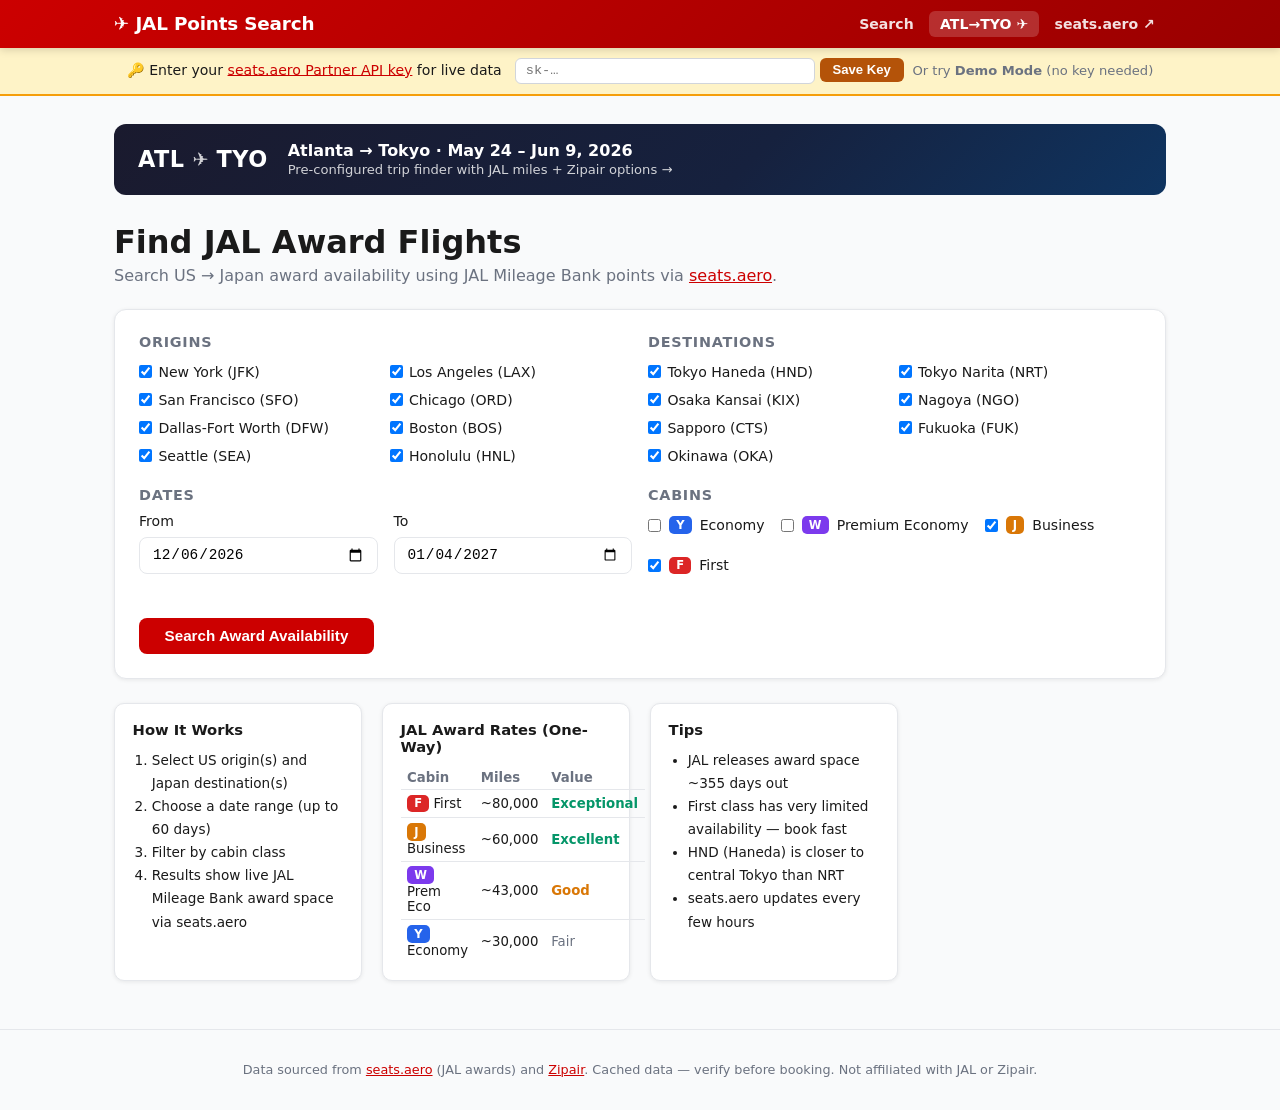
<file: jal_search.html>
<!DOCTYPE html>
<html lang="en">
<head>
<meta charset="UTF-8" />
<meta name="viewport" content="width=device-width, initial-scale=1.0" />
<title>JAL Points Search · ATL→Tokyo Finder</title>
<style>
/* ── Reset & Variables ─────────────────────────────────────────── */
*, *::before, *::after { box-sizing: border-box; margin: 0; padding: 0; }
:root {
  --red: #cc0000; --red-dark: #990000;
  --text: #1a1a1a; --muted: #6b7280;
  --border: #e5e7eb; --card: #ffffff;
  --bg: #f9fafb; --shadow: 0 1px 4px rgba(0,0,0,.08);
  --Y: #2563eb; --W: #7c3aed; --J: #d97706; --F: #dc2626;
}
body { font-family: system-ui, -apple-system, sans-serif; background: var(--bg); color: var(--text); }
a { color: var(--red); }
a:hover { text-decoration: underline; }

/* ── Header ────────────────────────────────────────────────────── */
header {
  background: linear-gradient(135deg, var(--red) 0%, var(--red-dark) 100%);
  color: #fff; padding: .7rem 0; position: sticky; top: 0; z-index: 100;
  box-shadow: 0 2px 8px rgba(0,0,0,.15);
}
.header-inner {
  max-width: 1100px; margin: 0 auto; padding: 0 1.5rem;
  display: flex; align-items: center; justify-content: space-between; gap: 1rem;
}
.logo { font-size: 1.15rem; font-weight: 900; letter-spacing: -.01em; color: #fff; text-decoration: none; }
nav { display: flex; gap: .25rem; align-items: center; flex-wrap: wrap; }
nav a { color: #fff; opacity: .88; font-size: .88rem; font-weight: 600; text-decoration: none; padding: .3rem .7rem; border-radius: 6px; transition: background .15s; }
nav a:hover { background: rgba(255,255,255,.15); opacity: 1; text-decoration: none; }
.nav-highlight { background: rgba(255,255,255,.18) !important; opacity: 1 !important; }

/* ── API key banner ────────────────────────────────────────────── */
#key-banner {
  background: #fef3c7; border-bottom: 2px solid #f59e0b;
  padding: .6rem 1.5rem; text-align: center; font-size: .88rem;
}
#key-banner.hidden { display: none; }
#key-input {
  border: 1px solid #d1d5db; border-radius: 6px; padding: .3rem .6rem;
  font-size: .85rem; width: 300px; max-width: 90vw; font-family: monospace;
}
.btn-key { background: #b45309; color: #fff; border: none; border-radius: 6px; padding: .3rem .8rem; font-size: .82rem; font-weight: 700; cursor: pointer; }
.btn-key:hover { background: #92400e; }
.btn-key-clear { background: none; border: 1px solid #92400e; color: #92400e; border-radius: 6px; padding: .28rem .7rem; font-size: .8rem; cursor: pointer; margin-left: .5rem; }

/* ── Main layout ───────────────────────────────────────────────── */
main { max-width: 1100px; margin: 1.75rem auto; padding: 0 1.5rem; }
.page { display: none; }
.page.active { display: block; }
.card { background: var(--card); border: 1px solid var(--border); border-radius: 12px; padding: 1.5rem; box-shadow: var(--shadow); margin-bottom: 1.5rem; }
.page-hero { margin-bottom: 1.5rem; }
.page-hero h1 { font-size: 2rem; font-weight: 800; }
.page-hero p { color: var(--muted); margin-top: .35rem; }
.hint { color: var(--muted); font-size: .82rem; }
footer { text-align: center; padding: 2rem 1rem; color: var(--muted); font-size: .8rem; border-top: 1px solid var(--border); margin-top: 3rem; }

/* ── Form ──────────────────────────────────────────────────────── */
.form-row { display: flex; gap: 1rem; }
.form-section { margin-bottom: 1.25rem; }
.form-section h2 { font-size: .9rem; font-weight: 700; text-transform: uppercase; letter-spacing: .05em; color: var(--muted); margin-bottom: .65rem; }
.form-section h2 .hint { font-weight: 400; text-transform: none; letter-spacing: 0; }
.half { flex: 1; }
label { font-size: .88rem; }
input[type="date"] { border: 1px solid var(--border); border-radius: 8px; padding: .5rem .75rem; font-size: .9rem; width: 100%; margin-top: .3rem; }
.checkbox-grid { display: grid; grid-template-columns: repeat(auto-fill, minmax(180px, 1fr)); gap: .35rem .5rem; }
.checkbox-label { display: flex; align-items: center; gap: .4rem; font-size: .88rem; cursor: pointer; padding: .2rem 0; }
.cabin-grid { display: flex; gap: 1rem; flex-wrap: wrap; }
.cabin-label { gap: .5rem; }
.btn-primary { background: var(--red); color: #fff; border: none; border-radius: 8px; padding: .6rem 1.6rem; font-size: .95rem; font-weight: 700; cursor: pointer; transition: background .15s; display: inline-block; }
.btn-primary:hover { background: var(--red-dark); }
.btn-secondary { background: #fff; color: var(--text); border: 1.5px solid var(--border); border-radius: 8px; padding: .55rem 1.25rem; font-size: .88rem; font-weight: 600; cursor: pointer; }
.btn-secondary:hover { background: var(--bg); }
.btn-large { font-size: 1.05rem; padding: .8rem 2.25rem; }
.btn-small { font-size: .82rem; padding: .4rem 1rem; }
.form-actions { margin-top: 1.25rem; }
.date-row label { display: flex; flex-direction: column; gap: .2rem; }

/* ── Info cards ────────────────────────────────────────────────── */
.info-cards { display: grid; grid-template-columns: repeat(auto-fill, minmax(240px, 1fr)); gap: 1.25rem; }
.info-card { background: var(--card); border: 1px solid var(--border); border-radius: 10px; padding: 1.1rem; box-shadow: var(--shadow); }
.info-card h3 { font-size: .92rem; font-weight: 700; margin-bottom: .65rem; }
.info-card ol, .info-card ul { padding-left: 1.2rem; font-size: .85rem; line-height: 1.7; }
.rates-table { width: 100%; border-collapse: collapse; font-size: .83rem; }
.rates-table th { text-align: left; color: var(--muted); font-weight: 600; padding: .25rem .4rem; border-bottom: 1px solid var(--border); }
.rates-table td { padding: .3rem .4rem; border-bottom: 1px solid var(--border); }
.rates-table tr:last-child td { border-bottom: none; }
.value-high { color: #059669; font-weight: 700; }
.value-mid  { color: #d97706; font-weight: 600; }
.value-ok   { color: var(--muted); }

/* ── ATL Hero ──────────────────────────────────────────────────── */
.atl-hero { display: flex; align-items: flex-start; justify-content: space-between; gap: 1.5rem; flex-wrap: wrap; margin-bottom: 1.5rem; }
.atl-route-badge { display: inline-flex; align-items: center; gap: .5rem; background: var(--red); color: #fff; border-radius: 30px; padding: .3rem 1rem; font-weight: 900; font-size: 1rem; letter-spacing: .04em; margin-bottom: .5rem; }
.atl-hero h1 { font-size: 1.9rem; font-weight: 800; }
.atl-subtitle { color: var(--muted); margin-top: .3rem; }
.atl-trip-info { display: flex; align-items: center; gap: .75rem; background: var(--card); border: 1px solid var(--border); border-radius: 12px; padding: .9rem 1.4rem; box-shadow: var(--shadow); }
.trip-stat { display: flex; flex-direction: column; align-items: center; }
.trip-stat-label { font-size: .7rem; text-transform: uppercase; letter-spacing: .06em; color: var(--muted); }
.trip-stat-value { font-size: 1.05rem; font-weight: 800; margin-top: .1rem; }
.trip-stat-sep { font-size: 1.2rem; color: var(--muted); font-weight: 300; }

/* ── Quick-start banner ────────────────────────────────────────── */
.quickstart-banner {
  display: flex; align-items: center; gap: 1.25rem;
  background: linear-gradient(135deg, #1a1a2e 0%, #16213e 60%, #0f3460 100%);
  color: #fff; border-radius: 12px; padding: 1.1rem 1.5rem;
  margin-bottom: 1.75rem; text-decoration: none; cursor: pointer; transition: opacity .15s;
}
.quickstart-banner:hover { opacity: .92; text-decoration: none; }
.quickstart-route { display: flex; align-items: center; gap: .5rem; flex-shrink: 0; }
.qs-airport { font-size: 1.4rem; font-weight: 900; letter-spacing: .02em; }
.qs-arrow { font-size: 1.2rem; opacity: .8; }
.quickstart-text { display: flex; flex-direction: column; gap: .1rem; }
.quickstart-text strong { font-size: 1rem; }
.quickstart-text span { font-size: .82rem; opacity: .8; }

/* ── Cabin badges & airport tags ───────────────────────────────── */
.cabin-badge { display: inline-block; border-radius: 5px; padding: .12rem .45rem; font-size: .72rem; font-weight: 800; color: #fff; }
.cabin-Y { background: var(--Y); }
.cabin-W { background: var(--W); }
.cabin-J { background: var(--J); }
.cabin-F { background: var(--F); }
.airport-tag { display: inline-block; background: var(--bg); border: 1px solid var(--border); border-radius: 5px; padding: .1rem .4rem; font-size: .82rem; font-weight: 700; font-family: monospace; }
.arrow { color: var(--muted); margin: 0 .15rem; }

/* ── Results header ────────────────────────────────────────────── */
.results-header { display: flex; align-items: flex-start; justify-content: space-between; gap: 1rem; flex-wrap: wrap; margin-bottom: 1.5rem; }
.results-header h1 { font-size: 1.6rem; font-weight: 800; }
.subtitle { color: var(--muted); font-size: .88rem; margin-top: .3rem; }
.results-meta { font-size: .88rem; color: var(--muted); margin-bottom: .75rem; }
.results-meta strong { color: var(--text); }

/* ── Demo badge ────────────────────────────────────────────────── */
.demo-badge { background: #fef3c7; border: 1px solid #f59e0b; color: #92400e; border-radius: 6px; padding: .3rem .7rem; font-size: .78rem; font-weight: 700; display: inline-block; margin-bottom: .75rem; }

/* ── Best Pick ─────────────────────────────────────────────────── */
.best-pick-box { background: linear-gradient(135deg, #fffbeb 0%, #fef3c7 100%); border: 2px solid #f59e0b; border-radius: 14px; padding: 1.25rem 1.5rem; margin-bottom: 1.75rem; }
.best-pick-label { font-size: .75rem; font-weight: 800; text-transform: uppercase; letter-spacing: .08em; color: #b45309; margin-bottom: .6rem; }
.best-pick-content { display: flex; align-items: center; gap: 1rem; flex-wrap: wrap; }
.best-pick-miles { font-size: 1.3rem; font-weight: 800; }
.best-pick-date { font-weight: 600; color: var(--muted); }
.score-pill { background: #059669; color: #fff; border-radius: 20px; padding: .2rem .7rem; font-size: .78rem; font-weight: 700; }

/* ── Tabs ──────────────────────────────────────────────────────── */
.tabs { display: flex; gap: .5rem; margin-bottom: 1.5rem; border-bottom: 2px solid var(--border); }
.tab-btn { background: none; border: none; padding: .65rem 1.25rem; font-size: .95rem; font-weight: 600; cursor: pointer; color: var(--muted); border-bottom: 3px solid transparent; margin-bottom: -2px; display: flex; align-items: center; gap: .4rem; transition: color .15s, border-color .15s; }
.tab-btn:hover { color: var(--text); }
.tab-btn.active { color: var(--red); border-bottom-color: var(--red); }
.tab-count { background: var(--bg); border: 1px solid var(--border); border-radius: 12px; padding: .05rem .45rem; font-size: .75rem; font-weight: 700; }
.tab-pane.hidden { display: none; }

/* ── Section headers ───────────────────────────────────────────── */
.section-header { margin: 1.5rem 0 .75rem; }
.section-header h2 { font-size: 1.05rem; font-weight: 700; display: flex; align-items: center; gap: .6rem; }
.source-badge { display: inline-block; border-radius: 5px; padding: .15rem .55rem; font-size: .72rem; font-weight: 800; text-transform: uppercase; letter-spacing: .06em; color: #fff; }
.source-jal { background: var(--red); }
.source-zipair { background: #0891b2; }

/* ── Summary tiles ─────────────────────────────────────────────── */
.summary-tiles { display: flex; gap: .75rem; flex-wrap: wrap; margin-bottom: 1rem; }
.tile { border-radius: 8px; padding: .6rem 1rem; min-width: 90px; text-align: center; color: #fff; }
.tile-label { font-size: .72rem; font-weight: 700; text-transform: uppercase; opacity: .9; }
.tile-value { font-size: 1.4rem; font-weight: 900; line-height: 1.1; }
.tile-unit { font-size: .7rem; opacity: .85; }
.cabin-tile.cabin-Y { background: var(--Y); }
.cabin-tile.cabin-W { background: var(--W); }
.cabin-tile.cabin-J { background: var(--J); }
.cabin-tile.cabin-F { background: var(--F); }

/* ── Score bar ─────────────────────────────────────────────────── */
.col-score { min-width: 90px; }
.score-bar-wrap { position: relative; height: 20px; background: #f0f0f0; border-radius: 10px; overflow: hidden; }
.score-bar { position: absolute; top: 0; left: 0; bottom: 0; background: linear-gradient(90deg, #10b981, #059669); border-radius: 10px; min-width: 4px; }
.score-val { position: absolute; right: 6px; top: 50%; transform: translateY(-50%); font-size: .72rem; font-weight: 700; color: #1a1a1a; }

/* ── Results table ─────────────────────────────────────────────── */
.table-wrapper { overflow-x: auto; }
.results-table { width: 100%; border-collapse: collapse; font-size: .875rem; }
.results-table th { text-align: left; padding: .6rem .75rem; border-bottom: 2px solid var(--border); font-size: .78rem; font-weight: 700; text-transform: uppercase; letter-spacing: .04em; color: var(--muted); white-space: nowrap; }
.results-table td { padding: .55rem .75rem; border-bottom: 1px solid var(--border); vertical-align: middle; }
.result-row:hover td { background: #fffbf8; }
.top-result td { background: #f0fdf4 !important; }
.top-result:hover td { background: #dcfce7 !important; }
.col-route { white-space: nowrap; }
.col-miles { font-weight: 700; font-variant-numeric: tabular-nums; }
.book-link { color: var(--red); font-weight: 700; font-size: .82rem; text-decoration: none; }
.book-link:hover { text-decoration: underline; }

/* ── Connection dots ───────────────────────────────────────────── */
.conn-dots { font-family: monospace; font-size: .9rem; }
.conn-1 { color: #94a3b8; } .conn-2 { color: #f59e0b; } .conn-3 { color: #10b981; }
.conn-hint { font-size: .73rem; display: block; color: var(--muted); }

/* ── Alert ─────────────────────────────────────────────────────── */
.alert { border-radius: 8px; padding: .85rem 1.1rem; margin-bottom: 1rem; font-size: .88rem; }
.alert-error { background: #fef2f2; border: 1px solid #fecaca; color: #991b1b; }
.alert-info { background: #eff6ff; border: 1px solid #bfdbfe; color: #1e40af; }

/* ── Zipair cards ──────────────────────────────────────────────── */
.zipair-cards { display: grid; grid-template-columns: repeat(auto-fill, minmax(280px, 1fr)); gap: 1.25rem; margin-top: .5rem; }
.zipair-card { background: var(--card); border: 1px solid var(--border); border-top: 3px solid #0891b2; border-radius: 10px; padding: 1.25rem; display: flex; flex-direction: column; gap: .75rem; }
.zipair-card-route { display: flex; align-items: center; gap: .5rem; font-size: 1rem; font-weight: 700; }
.flight-time { font-size: .78rem; margin-left: .25rem; color: var(--muted); }
.zipair-card-meta { display: flex; align-items: center; gap: .6rem; font-size: .82rem; flex-wrap: wrap; color: var(--muted); }
.zipair-cabin-list { display: flex; flex-direction: column; gap: .4rem; }
.zipair-cabin-item { display: flex; align-items: center; gap: .5rem; font-size: .85rem; }
.cabin-price { margin-left: auto; font-weight: 700; color: #0891b2; font-size: .82rem; }
.btn-zipair { display: block; text-align: center; background: #0891b2; color: #fff; padding: .55rem 1rem; border-radius: 8px; font-size: .88rem; font-weight: 700; text-decoration: none; margin-top: .25rem; transition: background .15s; }
.btn-zipair:hover { background: #0e7490; text-decoration: none; }
.zipair-badge { display: inline-block; border-radius: 4px; padding: .1rem .45rem; font-size: .72rem; font-weight: 800; color: #fff; flex-shrink: 0; }
.zipair-eco { background: #64748b; } .zipair-ecoplus { background: #0891b2; } .zipair-flat { background: #7c3aed; }
.zipair-cabin-row { display: flex; align-items: flex-start; gap: .6rem; margin-bottom: .65rem; }

/* ── Spinner ───────────────────────────────────────────────────── */
.spinner-wrap { text-align: center; padding: 2.5rem; color: var(--muted); }
.spinner { display: inline-block; width: 32px; height: 32px; border: 3px solid var(--border); border-top-color: var(--red); border-radius: 50%; animation: spin .7s linear infinite; }
@keyframes spin { to { transform: rotate(360deg); } }

/* ── Empty state ───────────────────────────────────────────────── */
.empty-state { text-align: center; padding: 2.5rem 1.5rem; background: var(--card); border: 1px solid var(--border); border-radius: 10px; }
.empty-icon { font-size: 2rem; margin-bottom: .5rem; }
.empty-state h3 { font-size: 1.1rem; }

/* ── Responsive ────────────────────────────────────────────────── */
@media (max-width: 640px) {
  .page-hero h1 { font-size: 1.5rem; }
  .form-row { flex-direction: column; }
  .results-header { flex-direction: column; }
  main { padding: 0 1rem; }
  .atl-hero { flex-direction: column; }
  .atl-trip-info { flex-wrap: wrap; justify-content: center; }
  .best-pick-content { flex-direction: column; align-items: flex-start; }
  .quickstart-banner { flex-direction: column; gap: .5rem; }
  .tabs { overflow-x: auto; }
  .header-inner { flex-wrap: wrap; gap: .5rem; }
}
</style>
</head>
<body>

<!-- ── Header ─────────────────────────────────────────────────── -->
<header>
  <div class="header-inner">
    <a class="logo" href="#" onclick="showPage('home')">✈ JAL Points Search</a>
    <nav>
      <a href="#" onclick="showPage('home')">Search</a>
      <a href="#" onclick="showPage('atl')" class="nav-highlight">ATL→TYO ✈</a>
      <a href="https://seats.aero/jalf" target="_blank" rel="noopener">seats.aero ↗</a>
    </nav>
  </div>
</header>

<!-- ── API Key Banner ─────────────────────────────────────────── -->
<div id="key-banner">
  🔑 Enter your <a href="https://seats.aero/account/api" target="_blank" rel="noopener">seats.aero Partner API key</a> for live data &nbsp;
  <input id="key-input" type="password" placeholder="sk-…" autocomplete="off" />
  <button class="btn-key" onclick="saveKey()">Save Key</button>
  <button class="btn-key-clear" onclick="clearKey()">Clear</button>
  &nbsp; <span class="hint">Or try <strong>Demo Mode</strong> (no key needed)</span>
</div>

<main>

<!-- ═══════════════ HOME PAGE ═══════════════ -->
<div id="page-home" class="page active">

  <!-- ATL Quick-start banner -->
  <div class="quickstart-banner" onclick="showPage('atl')">
    <div class="quickstart-route">
      <span class="qs-airport">ATL</span>
      <span class="qs-arrow">✈</span>
      <span class="qs-airport">TYO</span>
    </div>
    <div class="quickstart-text">
      <strong>Atlanta → Tokyo · May 24 – Jun 9, 2026</strong>
      <span>Pre-configured trip finder with JAL miles + Zipair options →</span>
    </div>
  </div>

  <div class="page-hero">
    <h1>Find JAL Award Flights</h1>
    <p>Search US → Japan award availability using JAL Mileage Bank points via <a href="https://seats.aero" target="_blank" rel="noopener">seats.aero</a>.</p>
  </div>

  <div class="card">
    <div class="form-row">
      <div class="form-section half">
        <h2>Origins</h2>
        <div class="checkbox-grid" id="origin-grid"></div>
      </div>
      <div class="form-section half">
        <h2>Destinations</h2>
        <div class="checkbox-grid" id="dest-grid"></div>
      </div>
    </div>
    <div class="form-row">
      <div class="form-section half">
        <h2>Dates</h2>
        <div class="form-row">
          <div class="date-row half">
            <label>From <input type="date" id="home-start" /></label>
          </div>
          <div class="date-row half">
            <label>To <input type="date" id="home-end" /></label>
          </div>
        </div>
      </div>
      <div class="form-section half">
        <h2>Cabins</h2>
        <div class="cabin-grid" id="home-cabin-grid"></div>
      </div>
    </div>
    <div class="form-actions">
      <button class="btn-primary" onclick="runGeneralSearch()">Search Award Availability</button>
    </div>
  </div>

  <div class="info-cards">
    <div class="info-card">
      <h3>How It Works</h3>
      <ol>
        <li>Select US origin(s) and Japan destination(s)</li>
        <li>Choose a date range (up to 60 days)</li>
        <li>Filter by cabin class</li>
        <li>Results show live JAL Mileage Bank award space via seats.aero</li>
      </ol>
    </div>
    <div class="info-card">
      <h3>JAL Award Rates (One-Way)</h3>
      <table class="rates-table">
        <thead><tr><th>Cabin</th><th>Miles</th><th>Value</th></tr></thead>
        <tbody>
          <tr><td><span class="cabin-badge cabin-F">F</span> First</td><td>~80,000</td><td class="value-high">Exceptional</td></tr>
          <tr><td><span class="cabin-badge cabin-J">J</span> Business</td><td>~60,000</td><td class="value-high">Excellent</td></tr>
          <tr><td><span class="cabin-badge cabin-W">W</span> Prem Eco</td><td>~43,000</td><td class="value-mid">Good</td></tr>
          <tr><td><span class="cabin-badge cabin-Y">Y</span> Economy</td><td>~30,000</td><td class="value-ok">Fair</td></tr>
        </tbody>
      </table>
    </div>
    <div class="info-card">
      <h3>Tips</h3>
      <ul>
        <li>JAL releases award space ~355 days out</li>
        <li>First class has very limited availability — book fast</li>
        <li>HND (Haneda) is closer to central Tokyo than NRT</li>
        <li>seats.aero updates every few hours</li>
      </ul>
    </div>
  </div>
</div><!-- /page-home -->

<!-- ═══════════════ ATL→TOKYO LANDING ═══════════════ -->
<div id="page-atl" class="page">

  <div class="atl-hero">
    <div>
      <div class="atl-route-badge">
        <span class="atl-airport">ATL</span>
        <span>✈</span>
        <span class="atl-airport">TYO</span>
      </div>
      <h1>Atlanta → Tokyo Trip Finder</h1>
      <p class="atl-subtitle">May 24 – June 9, 2026 &nbsp;·&nbsp; JAL Mileage Bank Awards &amp; Zipair Cash Fares</p>
    </div>
    <div class="atl-trip-info">
      <div class="trip-stat"><span class="trip-stat-label">Outbound</span><span class="trip-stat-value">May 24</span></div>
      <div class="trip-stat-sep">→</div>
      <div class="trip-stat"><span class="trip-stat-label">Return</span><span class="trip-stat-value">Jun 9</span></div>
      <div class="trip-stat-sep">·</div>
      <div class="trip-stat"><span class="trip-stat-label">Duration</span><span class="trip-stat-value">16 nights</span></div>
    </div>
  </div>

  <div class="card">
    <div class="form-row">
      <div class="form-section half">
        <h2>Outbound Date <span class="hint">(ATL → Tokyo)</span></h2>
        <div class="date-row"><label>Depart <input type="date" id="atl-out" value="2026-05-24" /></label></div>
        <p class="hint" style="margin-top:.4rem;">Searches ±2 days for more options.</p>
      </div>
      <div class="form-section half">
        <h2>Return Date <span class="hint">(Tokyo → ATL)</span></h2>
        <div class="date-row"><label>Return <input type="date" id="atl-ret" value="2026-06-09" /></label></div>
        <p class="hint" style="margin-top:.4rem;">Searches ±2 days for more options.</p>
      </div>
    </div>
    <div class="form-section">
      <h2>Cabin Classes</h2>
      <div class="cabin-grid" id="atl-cabin-grid"></div>
    </div>
    <div class="form-actions">
      <button class="btn-primary btn-large" onclick="runATLSearch()">Search Best Flights</button>
    </div>
  </div>

  <div class="info-cards">
    <div class="info-card">
      <h3>How This Works</h3>
      <ol>
        <li><strong>JAL Awards:</strong> Searches all ATL-friendly gateways (DFW, ORD, JFK, LAX…) for JAL award space via seats.aero.</li>
        <li>Results are <strong>scored and ranked</strong> — First &gt; Business &gt; Economy, weighted by mileage and seat availability.</li>
        <li><strong>Zipair</strong> shows direct booking links for the budget cash option (NRT↔LAX, SFO, IAH).</li>
        <li>Book ATL→gateway separately then the gateway→Tokyo JAL award.</li>
      </ol>
    </div>
    <div class="info-card">
      <h3>Best ATL Gateways for JAL</h3>
      <table class="rates-table" id="atl-gw-table"></table>
    </div>
    <div class="info-card">
      <h3>JAL Award Rates (One-Way)</h3>
      <table class="rates-table">
        <thead><tr><th>Cabin</th><th>Miles</th><th>Value</th></tr></thead>
        <tbody>
          <tr><td><span class="cabin-badge cabin-F">F</span> First</td><td>~80,000</td><td class="value-high">Exceptional</td></tr>
          <tr><td><span class="cabin-badge cabin-J">J</span> Business</td><td>~60,000</td><td class="value-high">Excellent</td></tr>
          <tr><td><span class="cabin-badge cabin-W">W</span> Prem Eco</td><td>~43,000</td><td class="value-mid">Good</td></tr>
          <tr><td><span class="cabin-badge cabin-Y">Y</span> Economy</td><td>~30,000</td><td class="value-ok">Fair</td></tr>
        </tbody>
      </table>
    </div>
    <div class="info-card">
      <h3>Zipair (Cash) Overview</h3>
      <div id="zipair-overview"></div>
    </div>
  </div>
</div><!-- /page-atl -->

<!-- ═══════════════ RESULTS PAGE ═══════════════ -->
<div id="page-results" class="page">
  <div class="results-header">
    <div>
      <h1 id="results-title">Results</h1>
      <p class="subtitle" id="results-subtitle"></p>
    </div>
    <button class="btn-secondary" id="results-back-btn" onclick="goBack()">← Modify Search</button>
  </div>
  <div id="demo-notice"></div>
  <div id="best-pick-wrap"></div>
  <div id="tabs-wrap"></div>
  <div id="outbound-pane"></div>
  <div id="return-pane"></div>
</div><!-- /page-results -->

</main>

<footer>
  Data sourced from <a href="https://seats.aero" target="_blank" rel="noopener">seats.aero</a> (JAL awards) and
  <a href="https://www.zipair.net" target="_blank" rel="noopener">Zipair</a>. Cached data — verify before booking.
  Not affiliated with JAL or Zipair.
</footer>

<script>
// ═══════════════════════════════════════════════════════════════════
// DATA
// ═══════════════════════════════════════════════════════════════════

const US_AIRPORTS = {
  JFK: "New York (JFK)", LAX: "Los Angeles (LAX)", SFO: "San Francisco (SFO)",
  ORD: "Chicago (ORD)", DFW: "Dallas-Fort Worth (DFW)", BOS: "Boston (BOS)",
  SEA: "Seattle (SEA)", HNL: "Honolulu (HNL)"
};

const JAPAN_AIRPORTS = {
  HND: "Tokyo Haneda (HND)", NRT: "Tokyo Narita (NRT)", KIX: "Osaka Kansai (KIX)",
  NGO: "Nagoya (NGO)", CTS: "Sapporo (CTS)", FUK: "Fukuoka (FUK)", OKA: "Okinawa (OKA)"
};

const CABIN_LABELS = { Y: "Economy", W: "Premium Economy", J: "Business", F: "First" };

const ATL_GATEWAYS = {
  DFW: "Dallas-Fort Worth (DFW)", ORD: "Chicago O'Hare (ORD)", JFK: "New York JFK (JFK)",
  LAX: "Los Angeles (LAX)", SFO: "San Francisco (SFO)", BOS: "Boston (BOS)", SEA: "Seattle (SEA)"
};

const ATL_CONNECTION_QUALITY = {
  DFW: [3, "●●●", "~2h 15m, 500+ monthly flights"],
  ORD: [3, "●●●", "~2h 10m, 500+ monthly flights"],
  JFK: [2, "●●○", "~2h 30m, 300+ monthly flights"],
  LAX: [2, "●●○", "~4h 30m, 350+ monthly flights"],
  SFO: [2, "●●○", "~5h 00m, frequent service"],
  BOS: [1, "●○○", "~2h 45m, limited direct service"],
  SEA: [1, "●○○", "~5h 30m, limited direct service"]
};

const ZIPAIR_CABINS = {
  ECO:      { label: "Economy",       short: "Eco",  price: "$400–$650",   cls: "zipair-eco",     bag: "Carry-on only",  desc: "Standard seat, personal device entertainment." },
  ECO_PLUS: { label: "Economy Plus",  short: "Eco+", price: "$650–$950",   cls: "zipair-ecoplus", bag: "1 checked bag",  desc: "Extra legroom, priority boarding, 1 checked bag." },
  FULL_FLAT:{ label: "Full-flat",     short: "Flat", price: "$1,200–$1,900",cls:"zipair-flat",    bag: "2 checked bags", desc: "Lie-flat business-style seat, premium meal." }
};

const ZIPAIR_ROUTES_RETURN = [
  { origin:"NRT", dest:"LAX", hrs:10.5, freq:"Daily",        cabins:["ECO","ECO_PLUS","FULL_FLAT"], conn:{code:"LAX",time:"4h 30m",carriers:"Delta/AA/United",q:3} },
  { origin:"NRT", dest:"SFO", hrs:10.0, freq:"Daily",        cabins:["ECO","ECO_PLUS","FULL_FLAT"], conn:{code:"SFO",time:"5h 00m",carriers:"Delta/United",    q:2} },
  { origin:"NRT", dest:"IAH", hrs:13.5, freq:"Select days",  cabins:["ECO","ECO_PLUS"],             conn:{code:"IAH",time:"2h 15m",carriers:"Delta/United",    q:3} }
];

const ZIPAIR_ROUTES_OUTBOUND = [
  { origin:"LAX", dest:"NRT", hrs:11.5, freq:"Daily",        cabins:["ECO","ECO_PLUS","FULL_FLAT"], conn:{code:"LAX",time:"4h 30m",carriers:"Delta/AA/United",q:3} },
  { origin:"SFO", dest:"NRT", hrs:11.0, freq:"Daily",        cabins:["ECO","ECO_PLUS","FULL_FLAT"], conn:{code:"SFO",time:"5h 00m",carriers:"Delta/United",    q:2} },
  { origin:"IAH", dest:"NRT", hrs:14.5, freq:"Select days",  cabins:["ECO","ECO_PLUS"],             conn:{code:"IAH",time:"2h 15m",carriers:"Delta/United",    q:3} }
];

// Demo results shown when no API key / CORS blocked
const DEMO_OUTBOUND = [
  { origin:"DFW", destination:"HND", date:"2026-05-24", cabinCode:"F", cabin:"First",           miles:80000, remainingSeats:2 },
  { origin:"JFK", destination:"HND", date:"2026-05-24", cabinCode:"J", cabin:"Business",        miles:60000, remainingSeats:4 },
  { origin:"ORD", destination:"NRT", date:"2026-05-25", cabinCode:"J", cabin:"Business",        miles:60000, remainingSeats:2 },
  { origin:"LAX", destination:"HND", date:"2026-05-24", cabinCode:"W", cabin:"Premium Economy", miles:43000, remainingSeats:5 },
  { origin:"DFW", destination:"NRT", date:"2026-05-26", cabinCode:"Y", cabin:"Economy",         miles:30000, remainingSeats:7 },
  { origin:"SFO", destination:"HND", date:"2026-05-24", cabinCode:"Y", cabin:"Economy",         miles:30000, remainingSeats:3 }
];

const DEMO_RETURN = [
  { origin:"HND", destination:"DFW", date:"2026-06-09", cabinCode:"J", cabin:"Business",        miles:60000, remainingSeats:3 },
  { origin:"NRT", destination:"ORD", date:"2026-06-09", cabinCode:"J", cabin:"Business",        miles:60000, remainingSeats:1 },
  { origin:"HND", destination:"LAX", date:"2026-06-10", cabinCode:"W", cabin:"Premium Economy", miles:43000, remainingSeats:6 },
  { origin:"NRT", destination:"JFK", date:"2026-06-09", cabinCode:"Y", cabin:"Economy",         miles:30000, remainingSeats:9 },
  { origin:"HND", destination:"SFO", date:"2026-06-09", cabinCode:"Y", cabin:"Economy",         miles:30000, remainingSeats:4 }
];

// ═══════════════════════════════════════════════════════════════════
// STATE
// ═══════════════════════════════════════════════════════════════════

let _lastPage = "home";
let _searchMode = "home"; // "home" | "atl"

// ═══════════════════════════════════════════════════════════════════
// API KEY MANAGEMENT
// ═══════════════════════════════════════════════════════════════════

function getKey() { return localStorage.getItem("seatsAeroKey") || ""; }

function saveKey() {
  const v = document.getElementById("key-input").value.trim();
  if (!v) return;
  localStorage.setItem("seatsAeroKey", v);
  document.getElementById("key-input").value = "";
  updateKeyBanner();
  alert("API key saved. Searches will now use live data.");
}

function clearKey() {
  localStorage.removeItem("seatsAeroKey");
  updateKeyBanner();
}

function updateKeyBanner() {
  const banner = document.getElementById("key-banner");
  if (getKey()) {
    banner.innerHTML = `🔑 Live mode — seats.aero key active &nbsp;<button class="btn-key-clear" onclick="clearKey()">Clear Key</button>`;
  } else {
    banner.innerHTML = `🔑 Enter your <a href="https://seats.aero/account/api" target="_blank" rel="noopener">seats.aero Partner API key</a> for live data &nbsp;
      <input id="key-input" type="password" placeholder="sk-…" autocomplete="off" style="border:1px solid #d1d5db;border-radius:6px;padding:.3rem .6rem;font-size:.85rem;width:300px;max-width:90vw;font-family:monospace;"/>
      <button class="btn-key" onclick="saveKey()" style="background:#b45309;color:#fff;border:none;border-radius:6px;padding:.3rem .8rem;font-size:.82rem;font-weight:700;cursor:pointer;">Save Key</button>
      &nbsp;<span class="hint">Or try <strong>Demo Mode</strong> (no key needed)</span>`;
  }
}

// ═══════════════════════════════════════════════════════════════════
// SCORING
// ═══════════════════════════════════════════════════════════════════

const CABIN_RANK = { Y:1, W:2, J:4, F:6 };
const CONN_BONUS = { 3:0.15, 2:0.07, 1:0.0 };

function valueScore(r, forReturn) {
  if (!r.miles || r.miles <= 0) return 0;
  const rank = CABIN_RANK[r.cabinCode] ?? 1;
  const seats = Math.min(r.remainingSeats ?? 1, 5);
  const gwCode = forReturn ? r.destination : r.origin;
  const connQ = ATL_CONNECTION_QUALITY[gwCode]?.[0] ?? 2;
  const connB = CONN_BONUS[connQ] ?? 0;
  return +((rank * 100000 / r.miles) * (1 + seats * 0.05) * (1 + connB)).toFixed(1);
}

function enrichAndSort(results, forReturn) {
  return results
    .map((r, i) => ({
      ...r,
      valueScore: valueScore(r, forReturn),
      _rank: i
    }))
    .sort((a, b) => b.valueScore - a.valueScore)
    .map((r, i) => ({ ...r, _rank: i }));
}

// ═══════════════════════════════════════════════════════════════════
// SEATS.AERO API FETCH
// ═══════════════════════════════════════════════════════════════════

const SA_BASE = "https://seats.aero/partnerapi";

async function fetchAvailability({ origins, destinations, startDate, endDate, cabins }) {
  const key = getKey();
  if (!key) throw new Error("NO_KEY");

  const results = [];
  const params = new URLSearchParams({ source: "jal", start_date: startDate, end_date: endDate });

  for (const origin of origins) {
    for (const destination of destinations) {
      const url = `${SA_BASE}/availability?${params}&origin=${origin}&destination=${destination}`;
      const resp = await fetch(url, {
        headers: { "Partner-Authorization": key, "Accept": "application/json" }
      });
      if (resp.status === 401) throw new Error("Invalid API key — check your seats.aero key.");
      if (!resp.ok) continue;
      const json = await resp.json();
      for (const row of (json.data || [])) {
        for (const [code, label] of Object.entries(CABIN_LABELS)) {
          if (!cabins.includes(code)) continue;
          const avail = row[`${code}Available`];
          if (!avail) continue;
          results.push({
            origin: row.OriginAirport,
            destination: row.DestinationAirport,
            date: row.Date?.split("T")[0] ?? "",
            cabinCode: code,
            cabin: label,
            miles: row[`${code}MileageCost`] ?? null,
            remainingSeats: row[`${code}RemainingSeats`] ?? null,
            availabilityId: row.ID
          });
        }
      }
    }
  }
  return results;
}

// ═══════════════════════════════════════════════════════════════════
// PAGE NAVIGATION
// ═══════════════════════════════════════════════════════════════════

function showPage(name) {
  document.querySelectorAll(".page").forEach(p => p.classList.remove("active"));
  document.getElementById("page-" + name).classList.add("active");
  _lastPage = name;
  window.scrollTo(0, 0);
}

function goBack() { showPage(_searchMode === "atl" ? "atl" : "home"); }

// ═══════════════════════════════════════════════════════════════════
// RENDER HELPERS
// ═══════════════════════════════════════════════════════════════════

function fmtMiles(m) { return m ? Number(m).toLocaleString() : "—"; }

function cabinBadge(code) {
  return `<span class="cabin-badge cabin-${code}">${code}</span>`;
}

function airportTag(code) { return `<span class="airport-tag">${code}</span>`; }

function scoreBar(score) {
  const w = Math.min(score * 8, 100);
  return `<div class="score-bar-wrap"><div class="score-bar" style="width:${w}%"></div><span class="score-val">${score}</span></div>`;
}

function connCell(gwCode, forReturn) {
  const key = forReturn ? gwCode : gwCode;
  const cq = ATL_CONNECTION_QUALITY[key];
  if (!cq) return "—";
  return `<span class="conn-dots conn-${cq[0]}">${cq[1]}</span><span class="conn-hint">${cq[2]}</span>`;
}

function renderSummaryTiles(results) {
  const counts = {};
  for (const r of results) counts[r.cabinCode] = (counts[r.cabinCode] ?? 0) + 1;
  return Object.entries(counts).map(([code, n]) =>
    `<div class="tile cabin-tile cabin-${code}">
      <div class="tile-label">${CABIN_LABELS[code]}</div>
      <div class="tile-value">${n}</div>
      <div class="tile-unit">seat${n !== 1 ? "s" : ""}</div>
    </div>`
  ).join("");
}

function renderAwardTable(results, forReturn) {
  if (!results.length) {
    return `<div class="empty-state"><div class="empty-icon">🔍</div><h3>No award seats found</h3><p>Try adjusting dates or check back later.</p></div>`;
  }
  const cols = forReturn
    ? ["Score","Date","Tokyo → Gateway","Cabin","Miles","Seats","ATL Connection","Book"]
    : ["Score","Date","Gateway → Tokyo","Cabin","Miles","Seats","ATL Connection","Book"];
  const head = cols.map(c => `<th>${c}</th>`).join("");
  const rows = results.map(r => {
    const gwCode = forReturn ? r.destination : r.origin;
    return `<tr class="result-row ${r._rank === 0 ? "top-result" : ""}">
      <td class="col-score">${scoreBar(r.valueScore)}</td>
      <td>${r.date}</td>
      <td class="col-route">${airportTag(r.origin)} <span class="arrow">→</span> ${airportTag(r.destination)}</td>
      <td>${cabinBadge(r.cabinCode)} ${r.cabin}</td>
      <td class="col-miles">${fmtMiles(r.miles)}</td>
      <td>${r.remainingSeats ?? "—"}</td>
      <td>${connCell(gwCode, forReturn)}</td>
      <td><a class="book-link" href="https://www.jal.co.jp/jp/en/jalmile/use/jal/inter/application.html" target="_blank" rel="noopener">Book ↗</a></td>
    </tr>`;
  }).join("");
  return `<div class="summary-tiles">${renderSummaryTiles(results)}</div>
    <div class="table-wrapper"><table class="results-table"><thead><tr>${head}</tr></thead><tbody>${rows}</tbody></table></div>`;
}

function zipairBookURL(origin, dest, date) {
  const d = date.replace(/-/g, "");
  return `https://www.zipair.net/en/flight/search?origin=${origin}&destination=${dest}&departureDate=${d}&adults=1`;
}

function connDots(q) { return ["●○○","●●○","●●●"][q - 1] ?? "●○○"; }

function renderZipairCards(routes, date) {
  return `<div class="zipair-cards">` + routes.map(r => {
    const cabinsHtml = r.cabins.map(c => {
      const cab = ZIPAIR_CABINS[c];
      return `<div class="zipair-cabin-item">
        <span class="zipair-badge ${cab.cls}">${cab.short}</span>
        <span>${cab.label}</span>
        <span class="cabin-price">${cab.price}</span>
      </div>`;
    }).join("");
    return `<div class="zipair-card">
      <div class="zipair-card-route">
        ${airportTag(r.origin)} <span class="arrow">→</span> ${airportTag(r.dest)}
        <span class="flight-time">${r.hrs}h flight</span>
      </div>
      <div class="zipair-card-meta">
        <span>${r.freq}</span>
        <span class="conn-dots conn-${r.conn.q}">${connDots(r.conn.q)}</span>
        <span>${r.conn.code} ↔ ATL ~${r.conn.time}</span>
      </div>
      <div class="zipair-cabin-list">${cabinsHtml}</div>
      <a class="btn-zipair" href="${zipairBookURL(r.origin, r.dest, date)}" target="_blank" rel="noopener">
        Search Zipair ${date} ↗
      </a>
    </div>`;
  }).join("") + `</div>`;
}

function renderBestPick(result) {
  if (!result) return "";
  const gw = ATL_CONNECTION_QUALITY[result.origin];
  return `<div class="best-pick-box">
    <div class="best-pick-label">★ Best Award Pick</div>
    <div class="best-pick-content">
      <div>${airportTag(result.origin)} <span class="arrow">→</span> ${airportTag(result.destination)}</div>
      <div>${cabinBadge(result.cabinCode)} <strong>${result.cabin}</strong></div>
      <div class="best-pick-miles">${fmtMiles(result.miles)} miles</div>
      <div class="best-pick-date">${result.date}</div>
      <div class="score-pill">Score ${result.valueScore}</div>
      <a class="btn-primary btn-small" href="https://www.jal.co.jp/jp/en/jalmile/use/jal/inter/application.html" target="_blank" rel="noopener">Book JAL ↗</a>
    </div>
    ${gw ? `<p class="hint" style="margin-top:.5rem;">Connect ATL → ${result.origin} <span class="conn-dots conn-${gw[0]}">${gw[1]}</span> (${gw[2]}) then board JAL → ${result.destination}.</p>` : ""}
  </div>`;
}

// ═══════════════════════════════════════════════════════════════════
// SEARCH RUNNERS
// ═══════════════════════════════════════════════════════════════════

function getChecked(name) {
  return [...document.querySelectorAll(`input[name="${name}"]:checked`)].map(el => el.value);
}

async function runGeneralSearch() {
  const origins = getChecked("origin");
  const destinations = getChecked("dest");
  const cabins = getChecked("home-cabin");
  const startDate = document.getElementById("home-start").value;
  const endDate = document.getElementById("home-end").value;

  if (!origins.length || !destinations.length || !cabins.length) {
    return alert("Please select at least one origin, destination, and cabin.");
  }
  if (!startDate || !endDate) return alert("Please select a date range.");

  _searchMode = "home";
  showPage("results");
  document.getElementById("results-title").textContent = "JAL Award Results";
  document.getElementById("results-subtitle").textContent =
    `${origins.join(", ")} → ${destinations.join(", ")} · ${startDate} – ${endDate} · ${cabins.join(", ")}`;
  document.getElementById("best-pick-wrap").innerHTML = "";
  document.getElementById("tabs-wrap").innerHTML = "";
  document.getElementById("demo-notice").innerHTML = "";
  document.getElementById("outbound-pane").innerHTML = `<div class="spinner-wrap"><div class="spinner"></div><p style="margin-top:1rem;">Searching seats.aero…</p></div>`;
  document.getElementById("return-pane").innerHTML = "";

  let results = [], isDemo = false;
  try {
    results = await fetchAvailability({ origins, destinations, startDate, endDate, cabins });
  } catch(e) {
    if (e.message === "NO_KEY" || e.message.includes("Failed to fetch") || e.message.includes("NetworkError")) {
      isDemo = true;
      results = DEMO_OUTBOUND.filter(r =>
        origins.includes(r.origin) && destinations.includes(r.destination) && cabins.includes(r.cabinCode)
      );
    } else {
      document.getElementById("outbound-pane").innerHTML =
        `<div class="alert alert-error"><strong>Error:</strong> ${e.message}</div>`;
      return;
    }
  }

  const scored = enrichAndSort(results, false);

  if (isDemo) {
    document.getElementById("demo-notice").innerHTML =
      `<div class="demo-badge">⚡ Demo Mode — sample data. Add your seats.aero API key for live results.</div>`;
  }

  document.getElementById("tabs-wrap").innerHTML = "";
  document.getElementById("outbound-pane").innerHTML = renderAwardTable(scored, false);
  document.getElementById("return-pane").innerHTML = "";
}

async function runATLSearch() {
  const outDate = document.getElementById("atl-out").value;
  const retDate = document.getElementById("atl-ret").value;
  const cabins = getChecked("atl-cabin");

  if (!outDate || !retDate) return alert("Please select outbound and return dates.");
  if (!cabins.length) return alert("Please select at least one cabin class.");

  // Build ±2 day windows
  function addDays(dateStr, n) {
    const d = new Date(dateStr); d.setDate(d.getDate() + n); return d.toISOString().split("T")[0];
  }
  const outStart = addDays(outDate, -2), outEnd = addDays(outDate, 2);
  const retStart = addDays(retDate, -2), retEnd = addDays(retDate, 2);
  const gateways = Object.keys(ATL_GATEWAYS);

  _searchMode = "atl";
  showPage("results");
  document.getElementById("results-title").textContent = "ATL → Tokyo Results";
  document.getElementById("results-subtitle").textContent =
    `Outbound: ${outDate} · Return: ${retDate} · ${cabins.join(", ")}`;
  document.getElementById("best-pick-wrap").innerHTML = "";
  document.getElementById("demo-notice").innerHTML = "";
  document.getElementById("tabs-wrap").innerHTML = `<div class="spinner-wrap"><div class="spinner"></div><p style="margin-top:1rem;">Searching all ATL gateways…</p></div>`;
  document.getElementById("outbound-pane").innerHTML = "";
  document.getElementById("return-pane").innerHTML = "";

  let outResults = [], retResults = [], isDemo = false;

  try {
    const key = getKey();
    if (!key) throw new Error("NO_KEY");
    [outResults, retResults] = await Promise.all([
      fetchAvailability({ origins: gateways, destinations: ["HND","NRT"], startDate: outStart, endDate: outEnd, cabins }),
      fetchAvailability({ origins: ["HND","NRT"], destinations: gateways, startDate: retStart, endDate: retEnd, cabins })
    ]);
  } catch(e) {
    if (e.message === "NO_KEY" || e.message.includes("fetch") || e.message.includes("Network")) {
      isDemo = true;
      outResults = DEMO_OUTBOUND.filter(r => cabins.includes(r.cabinCode));
      retResults = DEMO_RETURN.filter(r => cabins.includes(r.cabinCode));
    } else {
      document.getElementById("tabs-wrap").innerHTML =
        `<div class="alert alert-error"><strong>Error:</strong> ${e.message}</div>`;
      return;
    }
  }

  const scoredOut = enrichAndSort(outResults, false);
  const scoredRet = enrichAndSort(retResults, true);

  if (isDemo) {
    document.getElementById("demo-notice").innerHTML =
      `<div class="demo-badge">⚡ Demo Mode — sample data. Add your seats.aero API key for live results.</div>`;
  }

  // Best pick
  document.getElementById("best-pick-wrap").innerHTML =
    scoredOut.length ? renderBestPick(scoredOut[0]) : "";

  // Tabs
  document.getElementById("tabs-wrap").innerHTML = `
    <div class="tabs">
      <button class="tab-btn active" id="tab-out-btn" onclick="switchTab('out')">
        ✈ Outbound — ${outDate}
        <span class="tab-count">${scoredOut.length}</span>
      </button>
      <button class="tab-btn" id="tab-ret-btn" onclick="switchTab('ret')">
        ✈ Return — ${retDate}
        <span class="tab-count">${scoredRet.length}</span>
      </button>
    </div>`;

  // Outbound pane
  document.getElementById("outbound-pane").innerHTML = `
    <div class="section-header">
      <h2><span class="source-badge source-jal">JAL Miles</span> Award Availability · ATL Gateways → Tokyo</h2>
      <p class="hint">Sorted by value score (highest = best value per mile, best cabin, easiest ATL connection).</p>
    </div>
    ${isDemo ? "" : `<div class="results-meta">Found <strong>${scoredOut.length}</strong> JAL award seat${scoredOut.length !== 1 ? "s" : ""} near ${outDate}.</div>`}
    ${renderAwardTable(scoredOut, false)}
    <div class="section-header" style="margin-top:2.5rem;">
      <h2><span class="source-badge source-zipair">Zipair Cash</span> Outbound · ATL → Tokyo via Zipair</h2>
      <p class="hint">Book ATL→gateway separately, then fly Zipair gateway→NRT.</p>
    </div>
    ${renderZipairCards(ZIPAIR_ROUTES_OUTBOUND, outDate)}`;

  // Return pane
  document.getElementById("return-pane").innerHTML = `
    <div class="section-header">
      <h2><span class="source-badge source-jal">JAL Miles</span> Award Availability · Tokyo → ATL Gateways</h2>
      <p class="hint">Fly JAL Tokyo→gateway, then connect to ATL.</p>
    </div>
    ${isDemo ? "" : `<div class="results-meta">Found <strong>${scoredRet.length}</strong> JAL award seat${scoredRet.length !== 1 ? "s" : ""} near ${retDate}.</div>`}
    ${renderAwardTable(scoredRet, true)}
    <div class="section-header" style="margin-top:2.5rem;">
      <h2><span class="source-badge source-zipair">Zipair Cash</span> Return · Tokyo → ATL via Zipair</h2>
      <p class="hint">Fly Zipair NRT→gateway, then connect to ATL. Budget-friendly cash option.</p>
    </div>
    ${renderZipairCards(ZIPAIR_ROUTES_RETURN, retDate)}`;

  document.getElementById("return-pane").classList.add("hidden");
}

function switchTab(which) {
  const out = document.getElementById("outbound-pane");
  const ret = document.getElementById("return-pane");
  const btnOut = document.getElementById("tab-out-btn");
  const btnRet = document.getElementById("tab-ret-btn");
  if (which === "out") {
    out.classList.remove("hidden"); ret.classList.add("hidden");
    btnOut.classList.add("active"); btnRet.classList.remove("active");
  } else {
    ret.classList.remove("hidden"); out.classList.add("hidden");
    btnRet.classList.add("active"); btnOut.classList.remove("active");
  }
}

// ═══════════════════════════════════════════════════════════════════
// INIT
// ═══════════════════════════════════════════════════════════════════

function buildCheckboxGrid(containerId, items, name, allChecked) {
  const el = document.getElementById(containerId);
  el.innerHTML = Object.entries(items).map(([code, label]) =>
    `<label class="checkbox-label">
      <input type="checkbox" name="${name}" value="${code}" ${allChecked ? "checked" : ""} />
      ${label}
    </label>`
  ).join("");
}

function buildCabinGrid(containerId, name, defaultChecked) {
  const el = document.getElementById(containerId);
  el.innerHTML = Object.entries(CABIN_LABELS).map(([code, label]) =>
    `<label class="checkbox-label cabin-label">
      <input type="checkbox" name="${name}" value="${code}" ${defaultChecked.includes(code) ? "checked" : ""} />
      <span class="cabin-badge cabin-${code}">${code}</span> ${label}
    </label>`
  ).join("");
}

function buildATLGatewayTable() {
  const t = document.getElementById("atl-gw-table");
  t.innerHTML = `<thead><tr><th>Gateway</th><th>Connection</th><th>Quality</th></tr></thead>
    <tbody>` + Object.entries(ATL_CONNECTION_QUALITY).map(([code, [score, dots, desc]]) =>
    `<tr>
      <td><strong>${code}</strong></td>
      <td class="hint" style="font-size:.78rem;">${desc}</td>
      <td class="conn-dots conn-${score}">${dots}</td>
    </tr>`
  ).join("") + `</tbody>`;
}

function buildZipairOverview() {
  const el = document.getElementById("zipair-overview");
  el.innerHTML = Object.entries(ZIPAIR_CABINS).map(([, c]) =>
    `<div class="zipair-cabin-row">
      <span class="zipair-badge ${c.cls}">${c.short}</span>
      <div><strong>${c.label}</strong> · ${c.price}<div class="hint">${c.desc}</div></div>
    </div>`
  ).join("") + `<p class="hint" style="margin-top:.6rem;">Zipair flies NRT↔LAX, NRT↔SFO, NRT↔IAH.</p>`;
}

function setDefaultDates() {
  const today = new Date();
  const s = new Date(today); s.setDate(s.getDate() + 1);
  const e = new Date(today); e.setDate(e.getDate() + 30);
  const fmt = d => d.toISOString().split("T")[0];
  document.getElementById("home-start").value = fmt(s);
  document.getElementById("home-end").value = fmt(e);
  document.getElementById("home-start").min = fmt(s);
}

function init() {
  buildCheckboxGrid("origin-grid", US_AIRPORTS, "origin", true);
  buildCheckboxGrid("dest-grid", JAPAN_AIRPORTS, "dest", true);
  buildCabinGrid("home-cabin-grid", "home-cabin", ["J","F"]);
  buildCabinGrid("atl-cabin-grid", "atl-cabin", ["Y","W","J","F"]);
  buildATLGatewayTable();
  buildZipairOverview();
  setDefaultDates();
  updateKeyBanner();
}

init();
</script>
</body>
</html>
</file>
